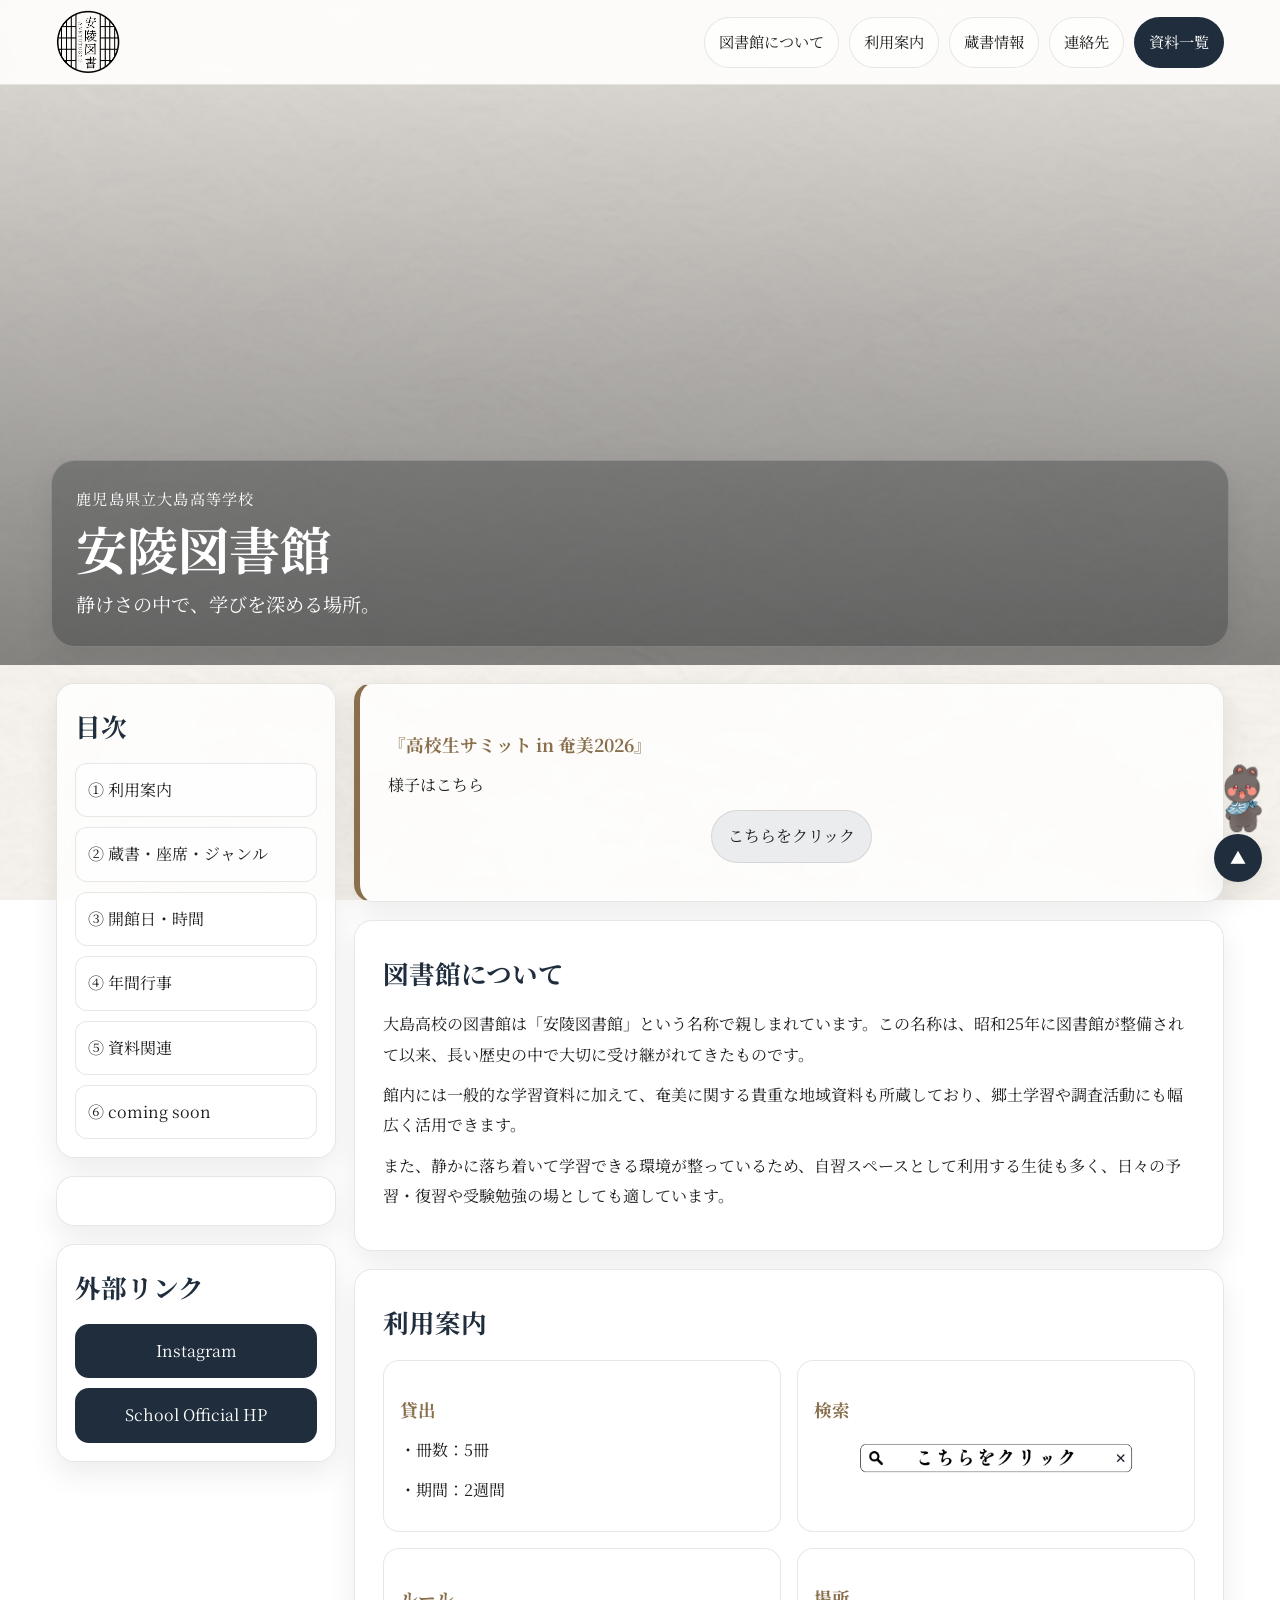
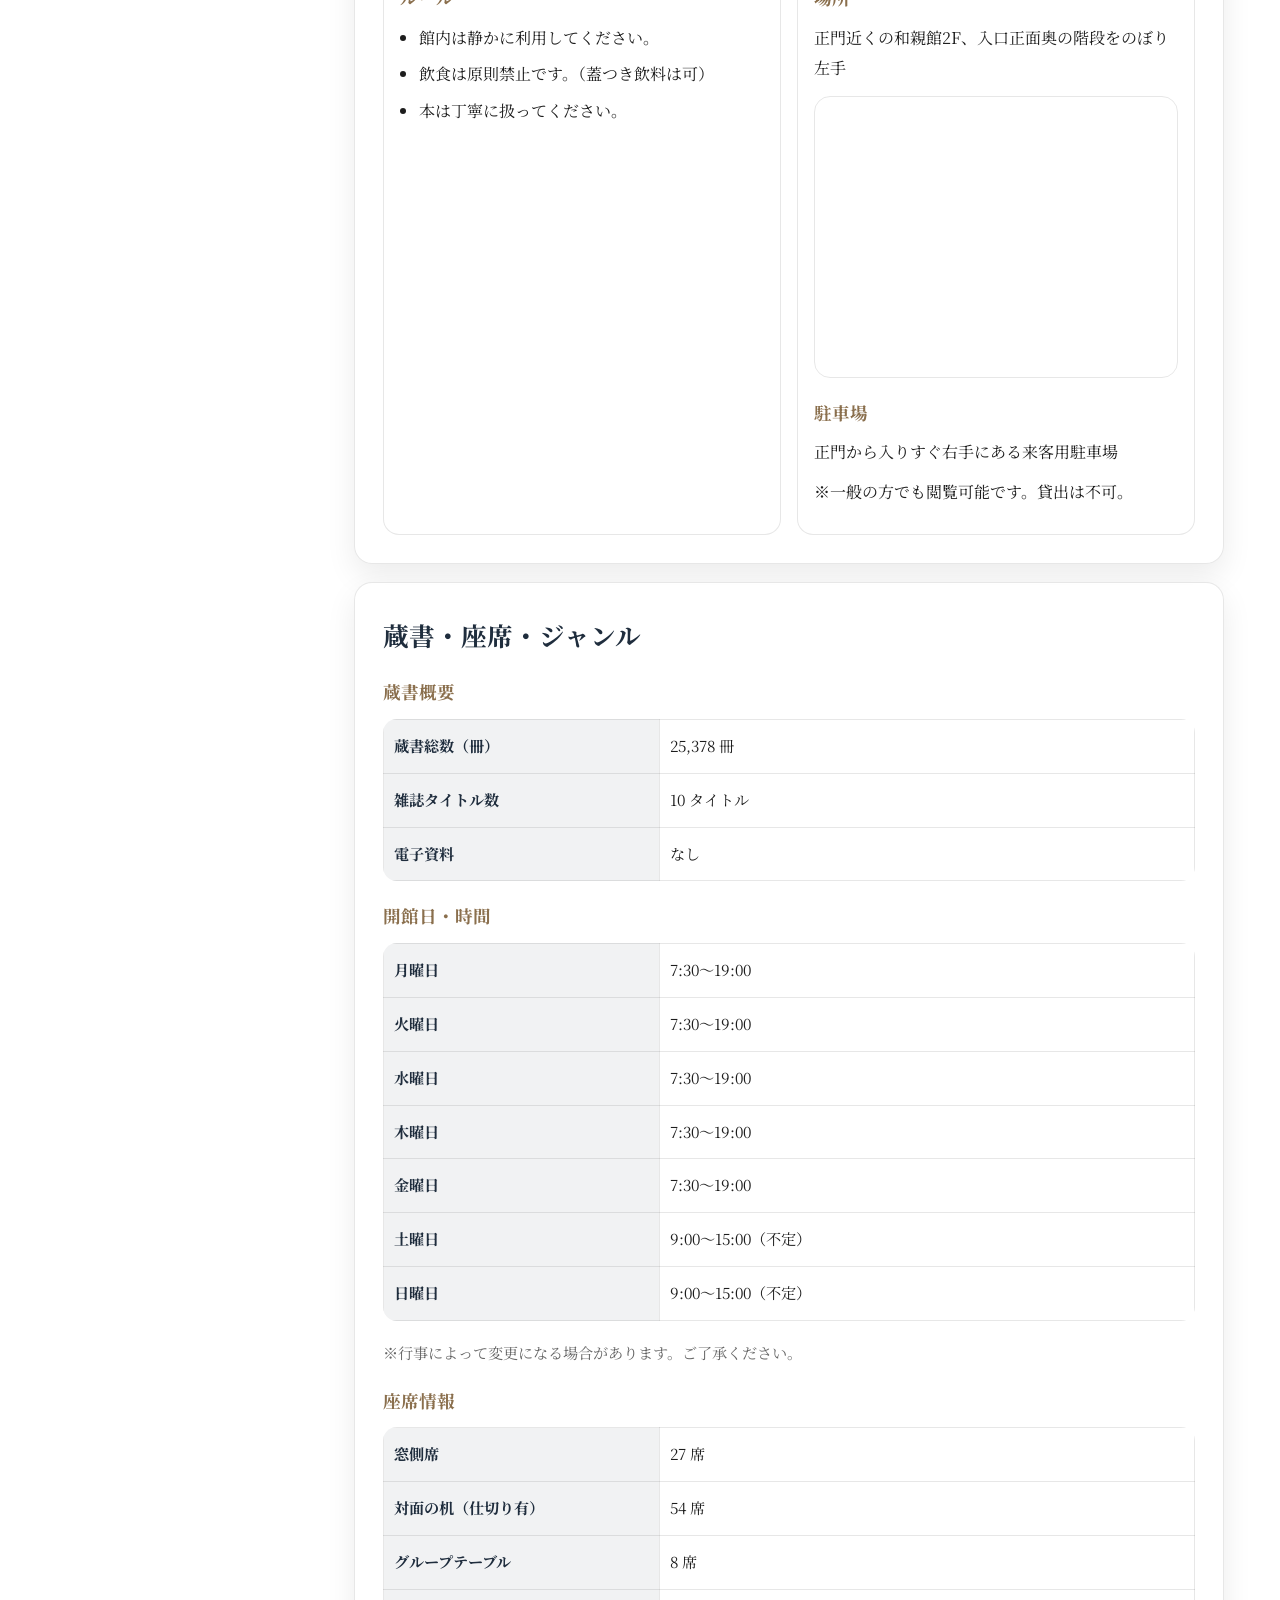
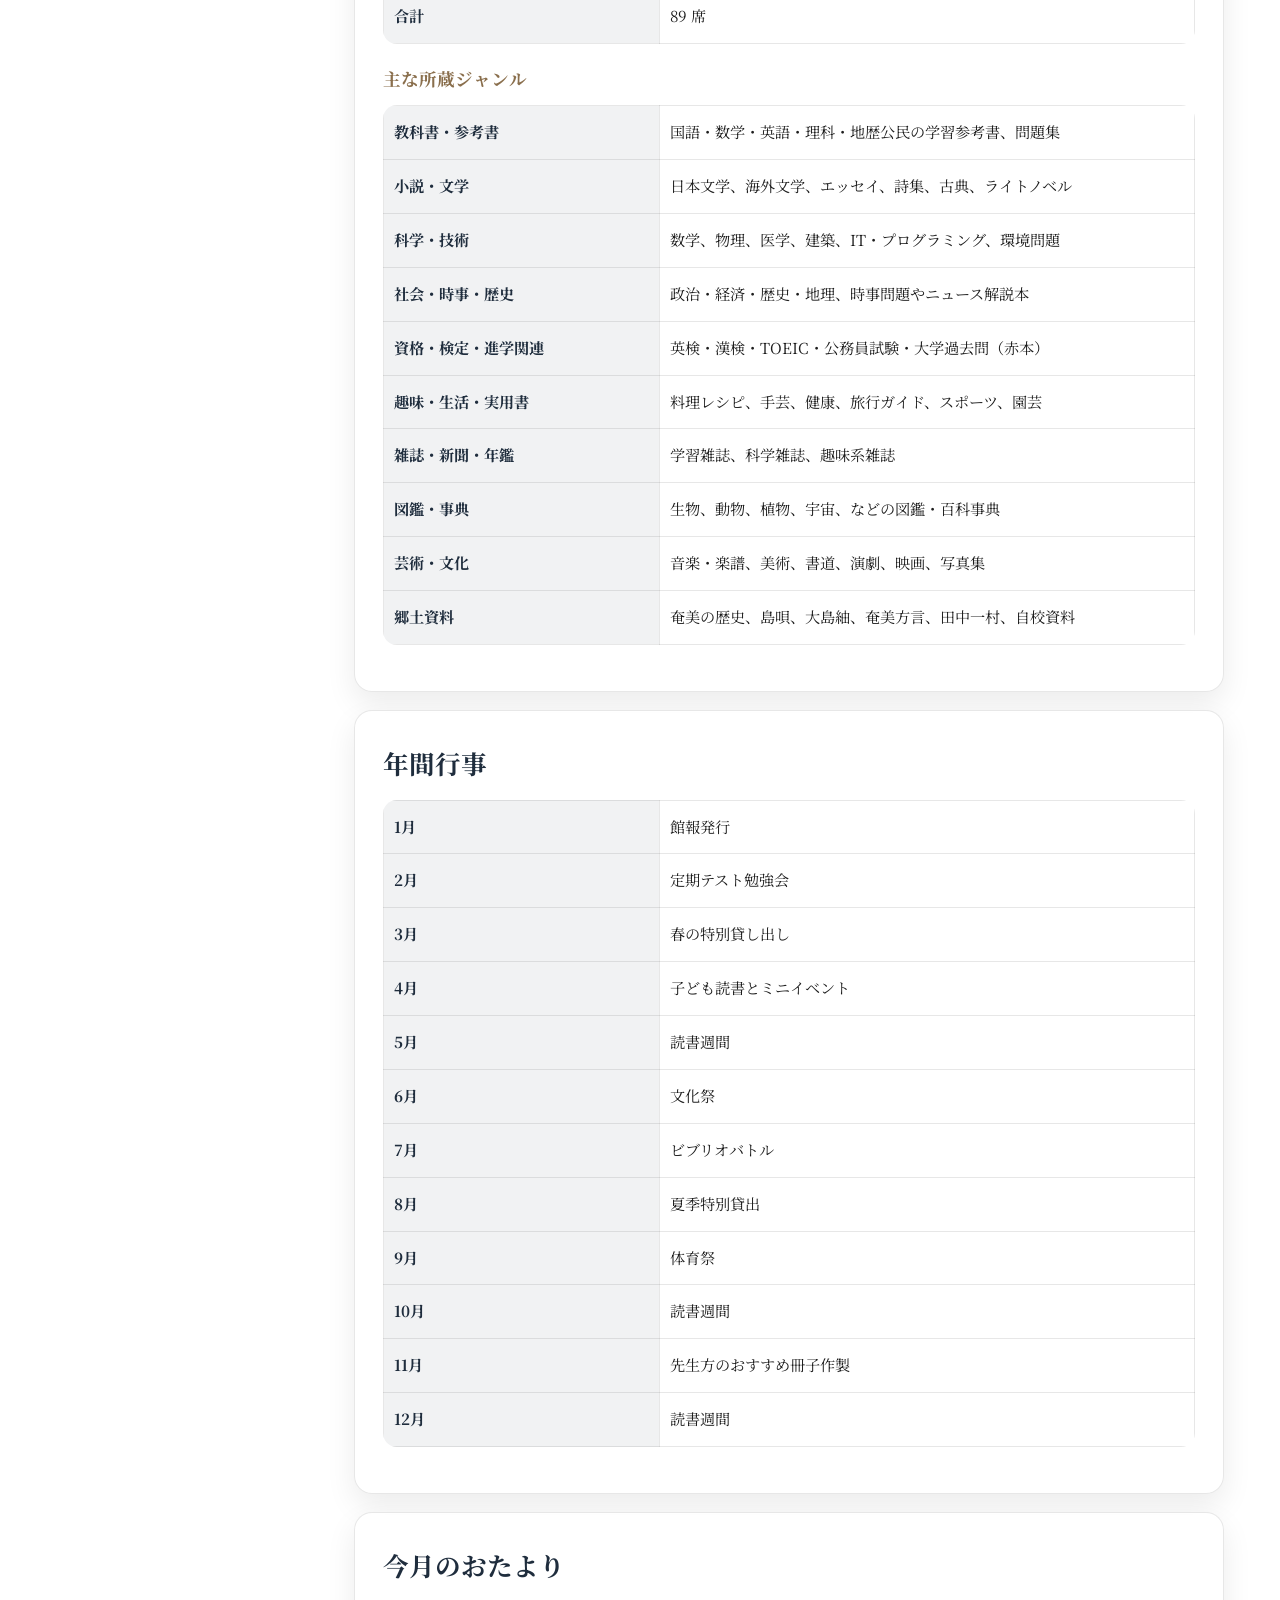
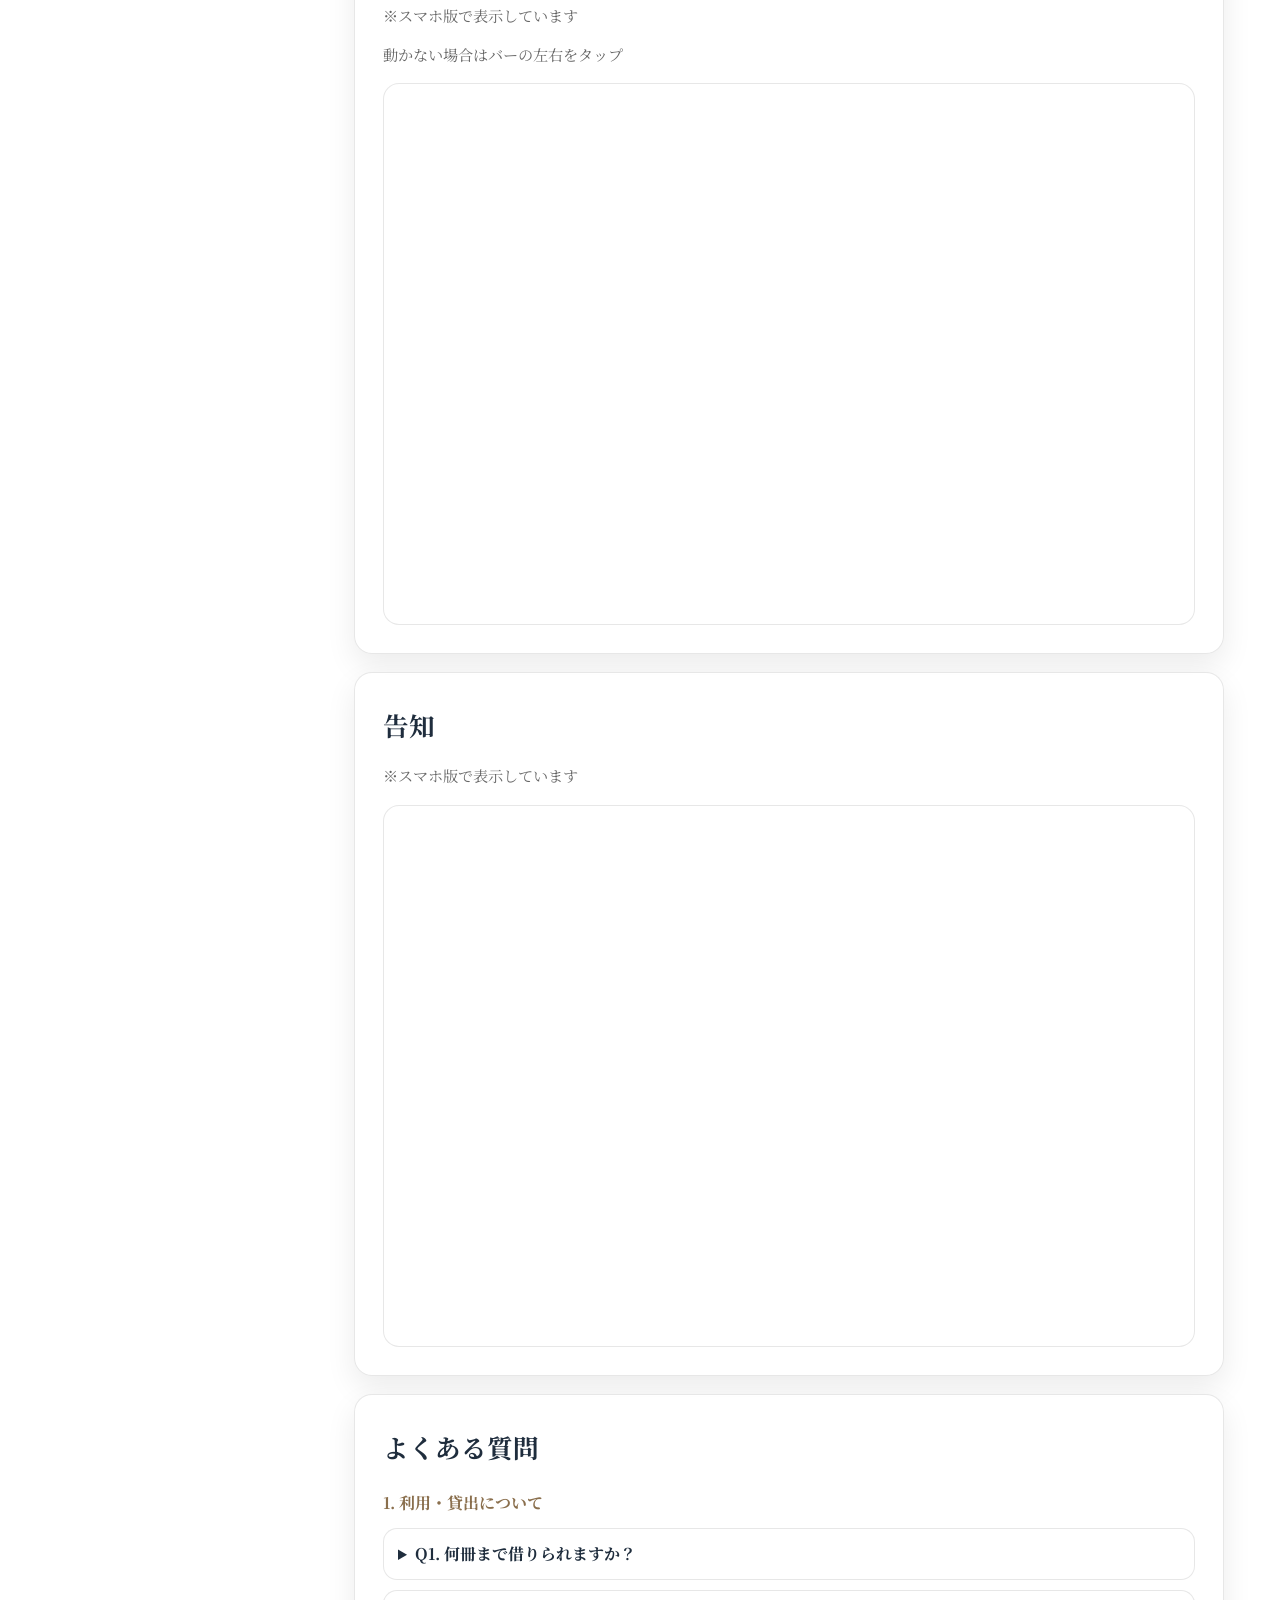
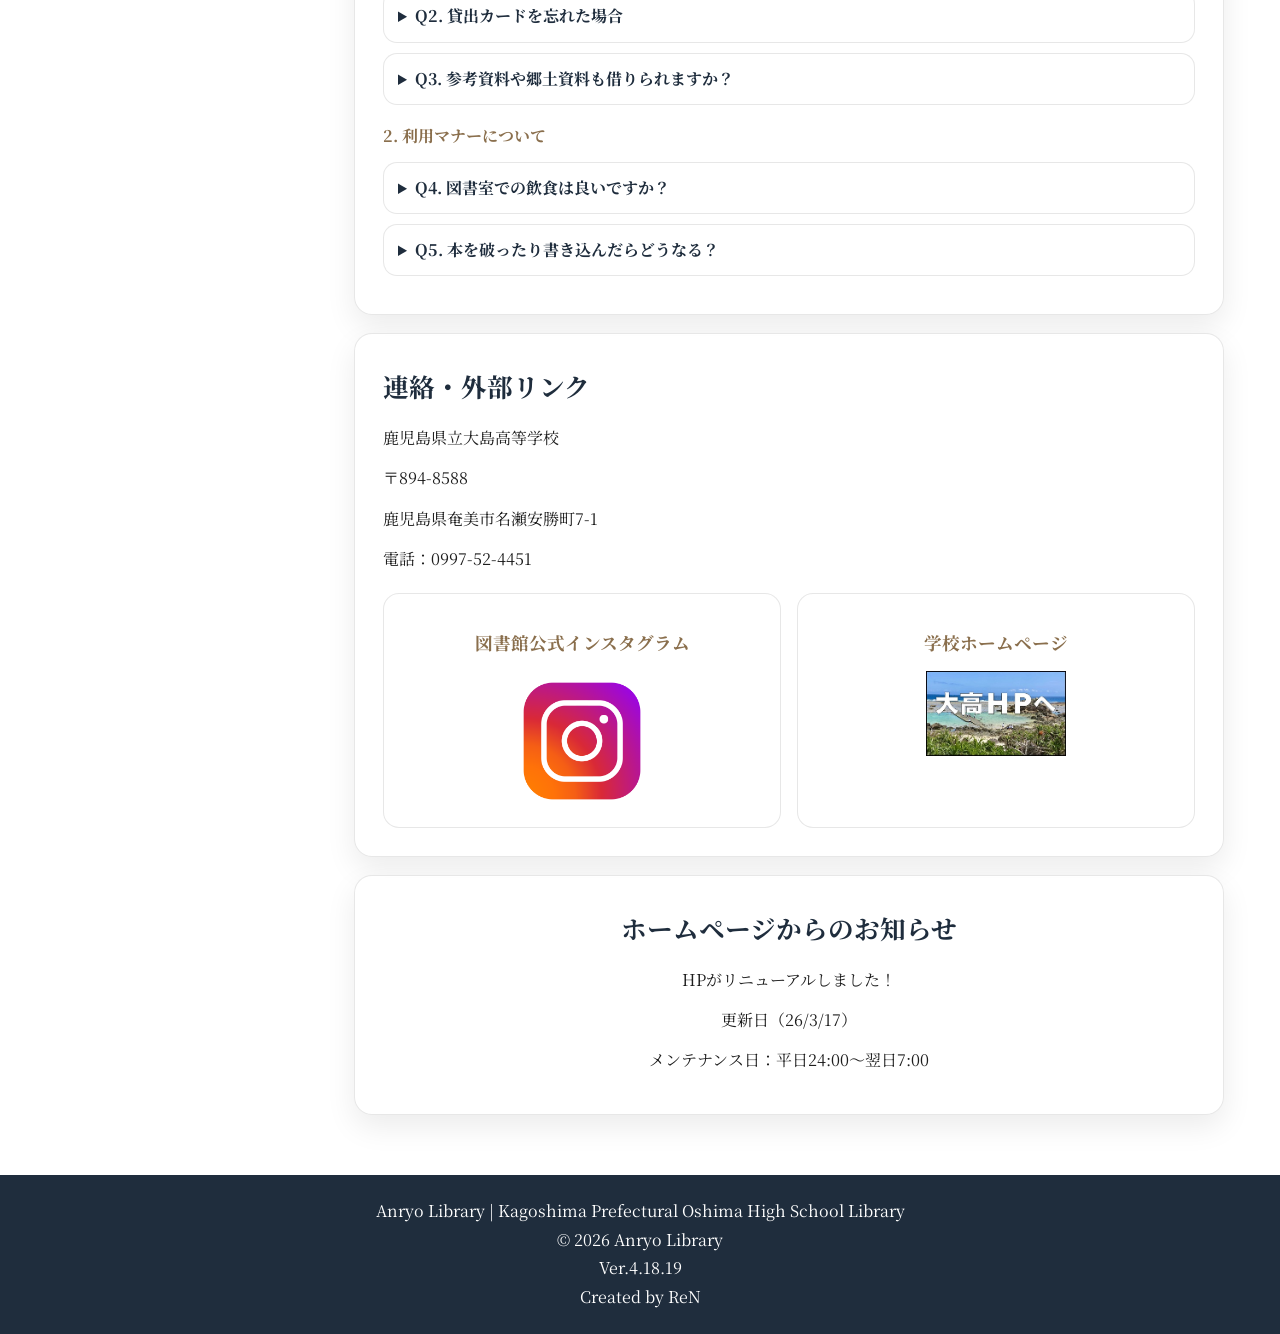
<file: index.html>
<!DOCTYPE html>
<html lang="ja">
<head>
  <meta charset="UTF-8">
  <meta name="viewport" content="width=device-width, initial-scale=1.0">
  <title>鹿児島県立大島高等学校 安陵図書館</title>

  <link href="https://fonts.googleapis.com/css2?family=Noto+Serif+JP:wght@400;500;700&display=swap" rel="stylesheet">
  <link rel="stylesheet" href="style.css">
</head>
<body>

  <!-- ヘッダー -->
<header class="site-header">
  <div class="header-inner">
    
    <h1 class="logo">
      <a href="https://www.edu.pref.kagoshima.jp/sh/oshima/">
        <img src="img/logo.png" alt="鹿児島県立大島高等学校">
      </a>
    </h1>

    <!-- ハンバーガー用 -->
    <input type="checkbox" id="menu-btn">

    <label for="menu-btn" class="menu-icon">
      <span></span>
      <span></span>
      <span></span>
    </label>

    <nav class="header-nav">
      <a href="#about">図書館について</a>
      <a href="#guide">利用案内</a>
      <a href="#stats">蔵書情報</a>
      <a href="#contact">連絡先</a>
      <a href="shiryou.html" class="nav-button">資料一覧</a>
    </nav>

  </div>
</header>

  <a id="top"></a>

  <!-- ヒーロー -->
  <section class="hero">
    <div class="slides" aria-hidden="true">
      <img src="スライドショー/スラ1.jpg" class="slide" alt="">
      <img src="スライドショー/スラ2.jpg" class="slide" alt="">
      <img src="スライドショー/スラ3.jpg" class="slide" alt="">
      <img src="スライドショー/スラ4.jpg" class="slide" alt="">
      <img src="スライドショー/スラ5.jpg" class="slide" alt="">
      <img src="スライドショー/スラ6.jpg" class="slide" alt="">
      <img src="スライドショー/スラ7.jpg" class="slide" alt="">
    </div>

    <div class="hero-overlay"></div>

    <div class="hero-inner">
      <div class="hero-copy">
        <p class="hero-subtitle">鹿児島県立大島高等学校</p>
        <h2>安陵図書館</h2>
        <p class="hero-text">静けさの中で、学びを深める場所。</p>
      </div>

    </div>
  </section>

  <div class="page">
    <!-- 左側：サイドバー -->
    <aside class="sidebar">
      <section class="mini-card">
        <h2>目次</h2>
        <nav class="toc-links">
          <a href="#guide">① 利用案内</a>
          <a href="#stats">② 蔵書・座席・ジャンル</a>
          <a href="#hours">③ 開館日・時間</a>
          <a href="#events">④ 年間行事</a>
          <a href="shiryou.html">⑤ 資料関連</a>
          <a href="soon.html">⑥ coming soon</a>
        </nav>
      </section>

      <section class="mini-card notice-mini">
        <h2></h2>
        <p></p>
        <p></p>
        <p></p>
      </section>

      <section class="mini-card">
        <h2>外部リンク</h2>
        <a class="side-button" href="https://www.instagram.com/daikou_anryo_library/" target="_blank" rel="noopener noreferrer">Instagram</a>
        <a class="side-button" href="https://www.edu.pref.kagoshima.jp/sh/oshima/" target="_blank" rel="noopener noreferrer">School Official HP</a>
      </section>
    </aside>

    <!-- 右側：メイン -->
    <main class="content">


      <!-- コラム -->
      <section class="card accent-card">
        <h3>『高校生サミット in 奄美2026』</h3>
        <p>様子はこちら</p>
        <p class="link-center">
          <a href="https://www.youtube.com/watch?v=9Es61P4Qy_0&t=3s" target="_blank" rel="noopener noreferrer">こちらをクリック</a>
        </p>
      </section>

      <!-- 図書館について -->
      <section id="about" class="card">
        <h2>図書館について</h2>
        <p>
          大島高校の図書館は「安陵図書館」という名称で親しまれています。この名称は、昭和25年に図書館が整備されて以来、長い歴史の中で大切に受け継がれてきたものです。
        </p>
        <p>
          館内には一般的な学習資料に加えて、奄美に関する貴重な地域資料も所蔵しており、郷土学習や調査活動にも幅広く活用できます。
        </p>
        <p>
          また、静かに落ち着いて学習できる環境が整っているため、自習スペースとして利用する生徒も多く、日々の予習・復習や受験勉強の場としても適しています。
        </p>
      </section>

      <!-- 利用案内 -->
      <section id="guide" class="card">
        <h2>利用案内</h2>

        <div class="feature-grid">
          <div class="info-box">
            <h3>貸出</h3>
            <p>・冊数：5冊</p>
            <p>・期間：2週間</p>
          </div>

          <div class="info-box">
            <h3>検索</h3>
            <a href="https://private.calil.jp/gk-2003914-g24wh/" target="_blank" rel="noopener noreferrer">
              <img src="img/検索バー.png" alt="蔵書検索">
            </a>
          </div>

          <div class="info-box">
            <h3>ルール</h3>
            <ul class="list">
              <li>館内は静かに利用してください。</li>
              <li>飲食は原則禁止です。（蓋つき飲料は可）</li>
              <li>本は丁寧に扱ってください。</li>
            </ul>
          </div>

          <div class="info-box">
            <h3>場所</h3>
            <p>正門近くの和親館2F、入口正面奥の階段をのぼり左手</p>

            <div class="map-wrap">
              <iframe
                src="https://www.google.com/maps/embed?pb=!1m18!1m12!1m3!1d1755.2326802909815!2d129.50000006617014!3d28.37500920495072!2m3!1f0!2f0!3f0!3m2!1i1024!2i768!4f13.1!3m3!1m2!1s0x351fba624b6e96cb%3A0x168348840e13607b!2z6bm_5YWQ5bO255yM56uL5aSn5bO26auY562J5a2m5qCh!5e0!3m2!1sja!2sjp!4v1773461727022!5m2!1sja!2sjp"
                loading="lazy"
                allowfullscreen=""
                referrerpolicy="no-referrer-when-downgrade">
              </iframe>
            </div>

            <h3>駐車場</h3>
            <p>正門から入りすぐ右手にある来客用駐車場</p>
            <p>※一般の方でも閲覧可能です。貸出は不可。</p>
          </div>
        </div>
      </section>

      <!-- 蔵書・座席・ジャンル -->
      <section id="stats" class="card">
        <h2>蔵書・座席・ジャンル</h2>

        <h3>蔵書概要</h3>
        <table class="data-table">
          <tbody>
            <tr>
              <th>蔵書総数（冊）</th>
              <td>25,378 冊</td>
            </tr>
            <tr>
              <th>雑誌タイトル数</th>
              <td>10 タイトル</td>
            </tr>
            <tr>
              <th>電子資料</th>
              <td>なし</td>
            </tr>
          </tbody>
        </table>

        <h3 id="hours">開館日・時間</h3>
        <table class="data-table">
          <tbody>
            <tr><th>月曜日</th><td>7:30〜19:00</td></tr>
            <tr><th>火曜日</th><td>7:30〜19:00</td></tr>
            <tr><th>水曜日</th><td>7:30〜19:00</td></tr>
            <tr><th>木曜日</th><td>7:30〜19:00</td></tr>
            <tr><th>金曜日</th><td>7:30〜19:00</td></tr>
            <tr><th>土曜日</th><td>9:00〜15:00（不定）</td></tr>
            <tr><th>日曜日</th><td>9:00〜15:00（不定）</td></tr>
          </tbody>
        </table>

        <p class="small-text">※行事によって変更になる場合があります。ご了承ください。</p>

        <h3>座席情報</h3>
        <table class="data-table">
          <tbody>
            <tr>
              <th>窓側席</th>
              <td>27 席</td>
            </tr>
            <tr>
              <th>対面の机（仕切り有）</th>
              <td>54 席</td>
            </tr>
            <tr>
              <th>グループテーブル</th>
              <td>8 席</td>
            </tr>
            <tr>
              <th>合計</th>
              <td>89 席</td>
            </tr>
          </tbody>
        </table>

        <h3>主な所蔵ジャンル</h3>
        <table class="data-table">
          <tbody>
            <tr><th>教科書・参考書</th><td>国語・数学・英語・理科・地歴公民の学習参考書、問題集</td></tr>
            <tr><th>小説・文学</th><td>日本文学、海外文学、エッセイ、詩集、古典、ライトノベル</td></tr>
            <tr><th>科学・技術</th><td>数学、物理、医学、建築、IT・プログラミング、環境問題</td></tr>
            <tr><th>社会・時事・歴史</th><td>政治・経済・歴史・地理、時事問題やニュース解説本</td></tr>
            <tr><th>資格・検定・進学関連</th><td>英検・漢検・TOEIC・公務員試験・大学過去問（赤本）</td></tr>
            <tr><th>趣味・生活・実用書</th><td>料理レシピ、手芸、健康、旅行ガイド、スポーツ、園芸</td></tr>
            <tr><th>雑誌・新聞・年鑑</th><td>学習雑誌、科学雑誌、趣味系雑誌</td></tr>
            <tr><th>図鑑・事典</th><td>生物、動物、植物、宇宙、などの図鑑・百科事典</td></tr>
            <tr><th>芸術・文化</th><td>音楽・楽譜、美術、書道、演劇、映画、写真集</td></tr>
            <tr><th>郷土資料</th><td>奄美の歴史、島唄、大島紬、奄美方言、田中一村、自校資料</td></tr>
          </tbody>
        </table>
      </section>

      <!-- 年間行事 -->
      <section id="events" class="card">
        <h2>年間行事</h2>
        <table class="data-table">
          <tbody>
            <tr><th>1月</th><td>館報発行</td></tr>
            <tr><th>2月</th><td>定期テスト勉強会</td></tr>
            <tr><th>3月</th><td>春の特別貸し出し</td></tr>
            <tr><th>4月</th><td>子ども読書とミニイベント</td></tr>
            <tr><th>5月</th><td>読書週間</td></tr>
            <tr><th>6月</th><td>文化祭</td></tr>
            <tr><th>7月</th><td>ビブリオバトル</td></tr>
            <tr><th>8月</th><td>夏季特別貸出</td></tr>
            <tr><th>9月</th><td>体育祭</td></tr>
            <tr><th>10月</th><td>読書週間</td></tr>
            <tr><th>11月</th><td>先生方のおすすめ冊子作製</td></tr>
            <tr><th>12月</th><td>読書週間</td></tr>
          </tbody>
        </table>
      </section>

      <!-- おたより -->
      <section class="card">
        <h2>今月のおたより</h2>
        <p class="small-text">※スマホ版で表示しています</p>
        <p class="small-text">動かない場合はバーの左右をタップ</p>
        <div class="sheet-wrap">
          <iframe
            src="https://docs.google.com/spreadsheets/d/e/2PACX-1vSXLWxPJqkDO7irRCk36bS_F-jA9c8I1LHhwUVcX7KZcYFbP5SuY6KMKb9MyS--avTkp7NwmF2tRL9w/pubhtml"
            loading="lazy">
          </iframe>
        </div>
      </section>

      <section class="card">
        <h2>告知</h2>
        <p class="small-text">※スマホ版で表示しています</p>
        <div class="sheet-wrap">
          <iframe
            src="https://docs.google.com/spreadsheets/d/e/2PACX-1vRaTfkfbYqoMDmGVdREw5QUtYYAHZqoX_GP22mRh1swxzlI0ptmYDk2lr_VDZVZET5yuw2ezvJJsMid/pubhtml"
            loading="lazy">
          </iframe>
        </div>
      </section>

      <!-- よくある質問 -->
      <section class="card">
        <h2>よくある質問</h2>

        <p class="section-label">1. 利用・貸出について</p>

        <details>
          <summary>Q1. 何冊まで借りられますか？</summary>
          <p>A1. 最大5冊まで。貸出期間は2週間です。延長は1回まで（予約がない場合）。</p>
        </details>

        <details>
          <summary>Q2. 貸出カードを忘れた場合</summary>
          <p>A2. 図書担当に相談してください。書き出しカードに記入できれば貸出できます。</p>
        </details>

        <details>
          <summary>Q3. 参考資料や郷土資料も借りられますか？</summary>
          <p>A3. 資料によって異なるため図書担当に相談してください。一般の方は貸出不可です。</p>
        </details>

        <p class="section-label">2. 利用マナーについて</p>

        <details>
          <summary>Q4. 図書室での飲食は良いですか？</summary>
          <p>A4. 飲食は原則禁止です。（蓋つき飲料は可）</p>
        </details>

        <details>
          <summary>Q5. 本を破ったり書き込んだらどうなる？</summary>
          <p>A5. その本と同等のものを弁償することになります。本は丁寧に扱いましょう。</p>
        </details>
      </section>

      <!-- 連絡先 -->
      <section id="contact" class="card">
        <h2>連絡・外部リンク</h2>

        <p>鹿児島県立大島高等学校</p>
        <p>〒894-8588</p>
        <p>鹿児島県奄美市名瀬安勝町7-1</p>
        <p>電話：0997-52-4451</p>

        <div class="link-cards">
          <div class="link-card">
            <h3>図書館公式インスタグラム</h3>
            <a href="https://www.instagram.com/daikou_anryo_library/" target="_blank" rel="noopener noreferrer">
              <img src="img/3.png" alt="Instagramアイコン">
            </a>
          </div>

          <div class="link-card">
            <h3>学校ホームページ</h3>
            <a href="https://www.edu.pref.kagoshima.jp/sh/oshima/" target="_blank" rel="noopener noreferrer">
              <img src="img/2.jpg" alt="学校画像">
            </a>
          </div>
        </div>
      </section>

      <!-- ホームページからのお知らせ -->
      <section class="card notice-card">
        <h2>ホームページからのお知らせ</h2>
        <p>HPがリニューアルしました！</p>
        <p>更新日（26/3/17）</p>
        <p>メンテナンス日：平日24:00〜翌日7:00</p>
      </section>

    </main>
  </div>

  <!-- フッター -->
  <footer class="site-footer">
    <p>Anryo Library | Kagoshima Prefectural Oshima High School Library</p>
    <p>© 2026 Anryo Library</p>
    <p>Ver.4.18.19</p>
    <p>Created by ReN</p>
  </footer>

  <a href="#top" class="back-to-top" aria-label="トップに戻る">▲</a>

  <div class="OK">
    <img src="img/OK.png" alt="">
  </div>

</body>
</html>
</file>
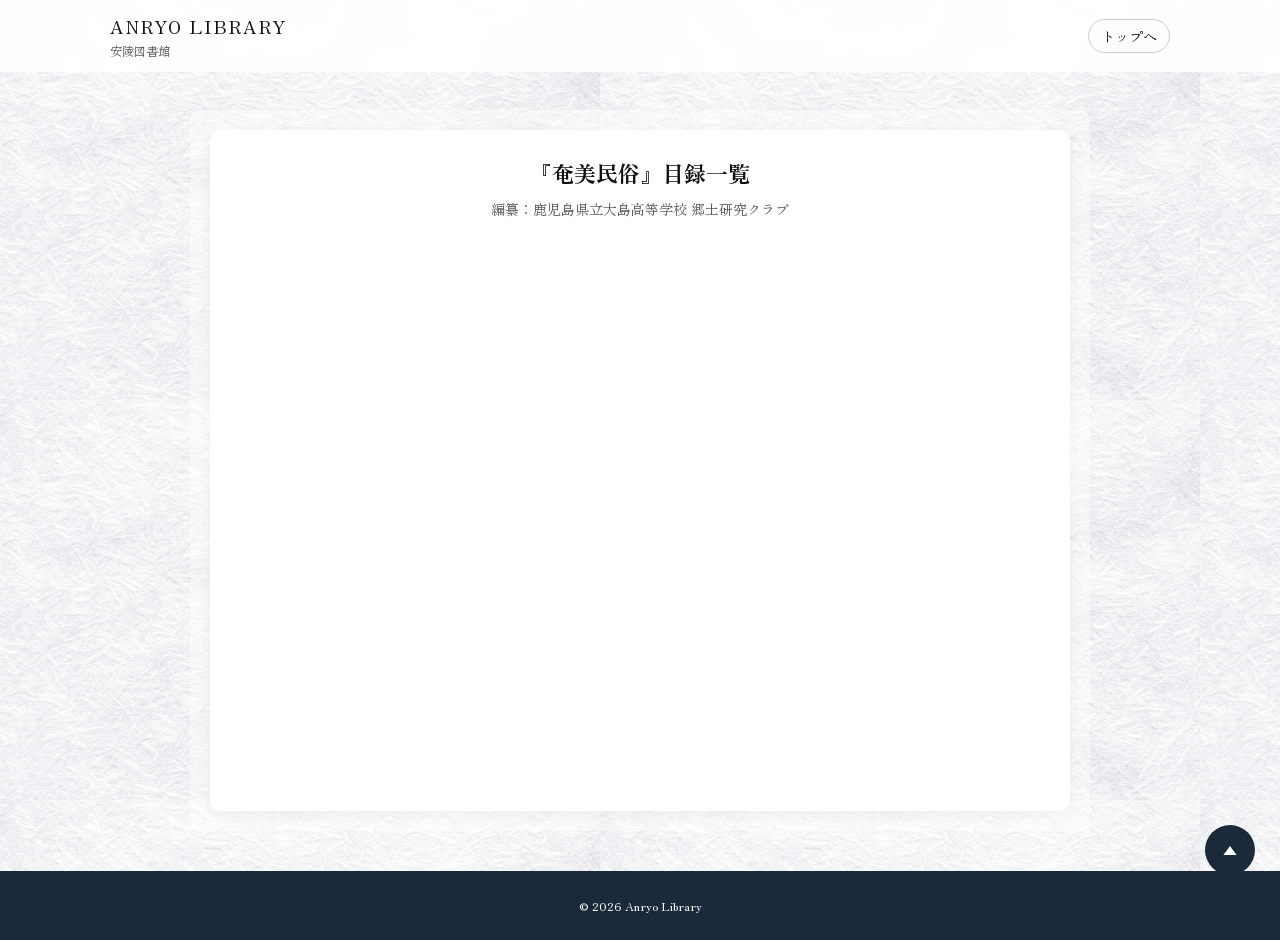
<file: mokuroku.html>
<!DOCTYPE html>
<html lang="ja">
<head>
<meta charset="utf-8">
<title>奄美民俗目録｜安陵図書館</title>
<meta name="viewport" content="width=device-width, initial-scale=1">

<link href="https://fonts.googleapis.com/css2?family=Zen+Old+Mincho&display=swap" rel="stylesheet">

<link rel="stylesheet" href="mokuroku.css">
</head>

<body>

<a id="top"></a>

<header class="site-header">
  <div class="header-inner">

    <div class="brand">
      <p class="brand-main">ANRYO LIBRARY</p>
      <p class="brand-sub">安陵図書館</p>
    </div>

    <nav class="header-nav">
      <a href="index.html">トップへ</a>
    </nav>

  </div>
</header>

<main>

<section class="panel">

<h1>『奄美民俗』目録一覧</h1>
<p>編纂：鹿児島県立大島高等学校 郷土研究クラブ</p>

<div class="sheet-wrap">
  <iframe 
    src="https://docs.google.com/spreadsheets/d/e/2PACX-1vQRvx2J-KvlBBg5XAAH1xho2rT4_tysRXV-bBWLqtzX-WIp_TYqda3VWb3J2ZA7RSc1-YYmPTPqxf-u/pubhtml?widget=true&headers=false"
    loading="lazy">
  </iframe>
</div>

</section>

</main>

<footer class="site-footer">
<p>© 2026 Anryo Library</p>
</footer>

<a href="#top" class="back-to-top">▲</a>

</body>
</html>
</file>
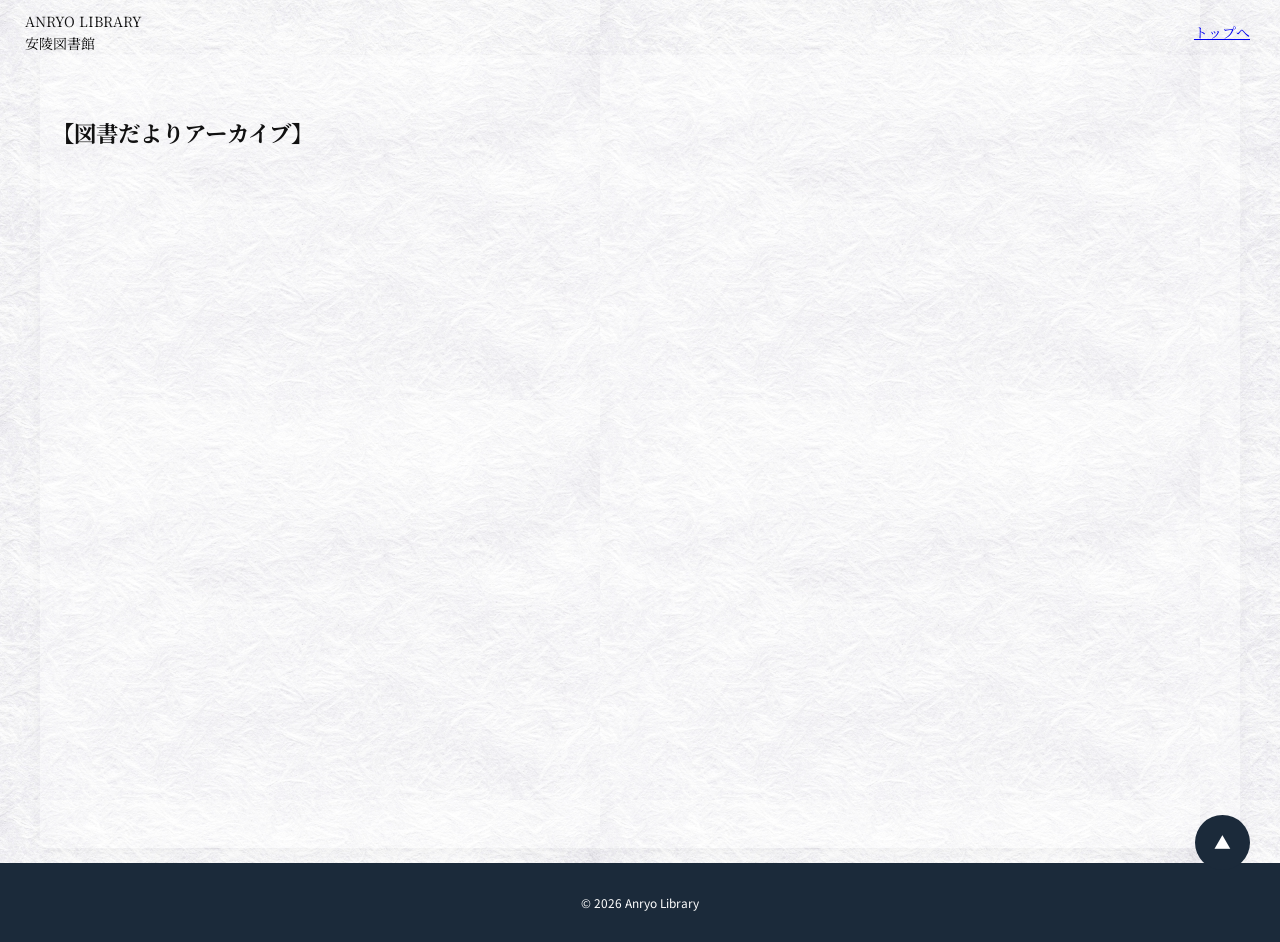
<file: oshirase.html>
<!DOCTYPE html>
<html lang="ja">
<head>
  <meta charset="utf-8">
  <title>奄美民俗目録｜安陵図書館</title>
  <meta name="viewport" content="width=device-width, initial-scale=1">

  <link href="https://fonts.googleapis.com/css2?family=Noto+Serif+JP:wght@600&family=Noto+Sans+JP:wght@400;700&display=swap" rel="stylesheet">
  <link rel="stylesheet" href="oshirase.css">
</head>

<body>

<a id="top"></a>

<header>
  <div class="brand">
    <div class="brand-main">ANRYO LIBRARY</div>
    <div class="brand-sub">安陵図書館</div>
  </div>

  <nav>
    <a href="index.html">トップへ</a>
  </nav>

</header>

<main>


  <h1>【図書だよりアーカイブ】</h1>

  <iframe src="https://docs.google.com/spreadsheets/d/e/2PACX-1vRZ3vLb_Gxy4giBzJUhZUfQyGMxDI4UAphLeOccNfq8r3hkPXCQ0MtR3FBp4yMu2rpLgFfYVsvzS9u9/pubhtml?widget=true&amp;headers=false">
  </iframe>
  

</main>

<footer class="site-footer">
  <p>© 2026 Anryo Library</p>
</footer>

<a href="#top" class="back-to-top">▲</a>

</body>
</html>
</file>
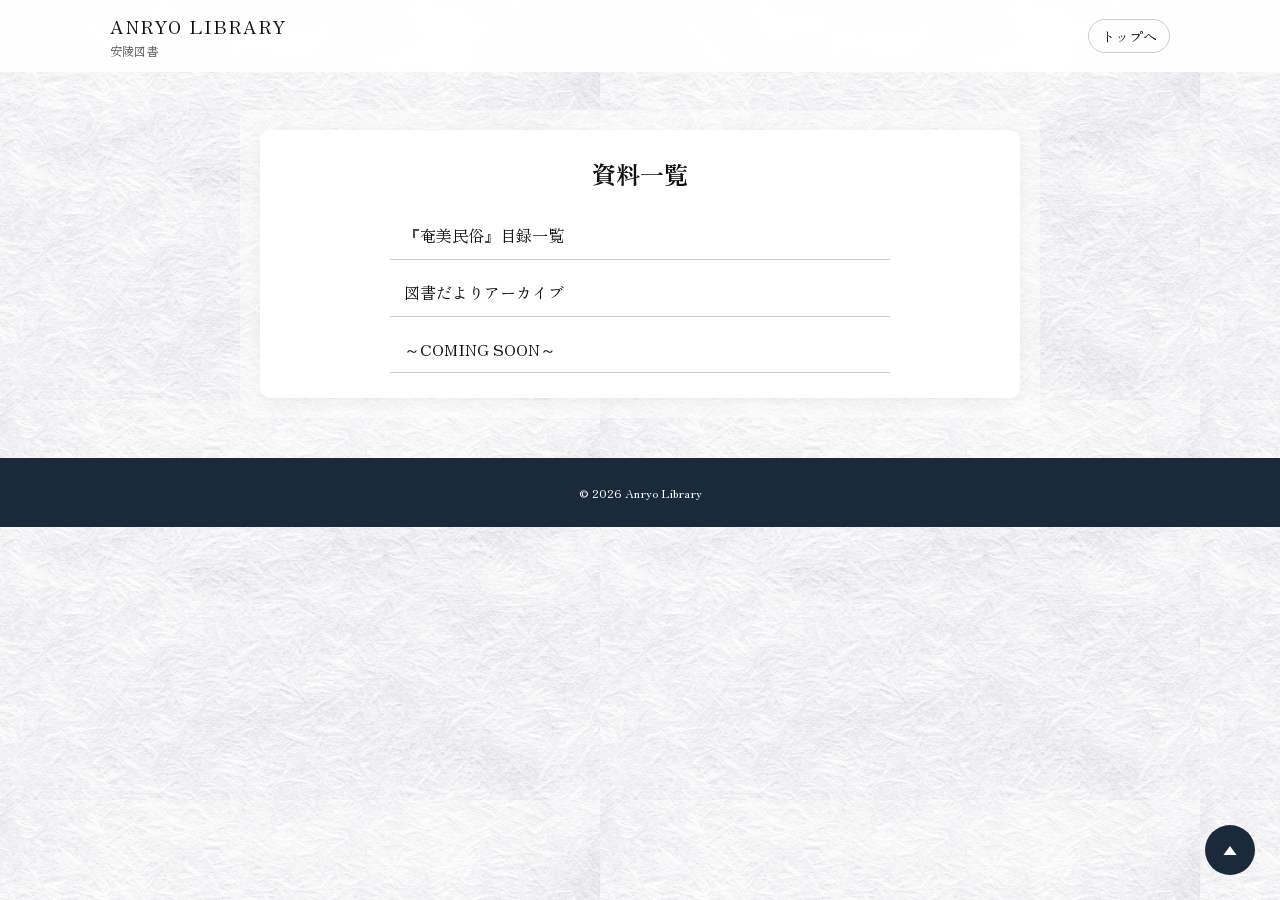
<file: shiryou.html>
<!DOCTYPE html>
<html lang="ja">
<head>
<meta charset="utf-8">
<title>奄美民俗目録｜安陵図書館</title>
<meta name="viewport" content="width=device-width, initial-scale=1">

<link rel="preconnect" href="https://fonts.googleapis.com">
<link rel="preconnect" href="https://fonts.gstatic.com" crossorigin>

<link href="https://fonts.googleapis.com/css2?family=Zen+Old+Mincho&display=swap" rel="stylesheet">

<link rel="stylesheet" href="shiryou.css">
</head>

<body>

<a id="top"></a>

<header class="site-header">
  <div class="header-inner">
    
    <div class="brand">
      <p class="brand-main">ANRYO LIBRARY</p>
      <p class="brand-sub">安陵図書</p>
    </div>

    <nav class="header-nav">
      <a href="index.html">トップへ</a>
    </nav>

  </div>
</header>

<main>

<section class="panel">

<h2>資料一覧</h2>

<div class="itiran">

  <a href="mokuroku.html" class="card">『奄美民俗』目録一覧</a>
  <a href="oshirase.html" class="card">図書だよりアーカイブ</a>
  <a href="soon.html" class="card">～COMING SOON～</a>

</div>

</section>

</main>

<footer class="site-footer">
<p>© 2026 Anryo Library</p>
</footer>

<a href="#top" class="back-to-top">▲</a>

</body>
</html>
</file>
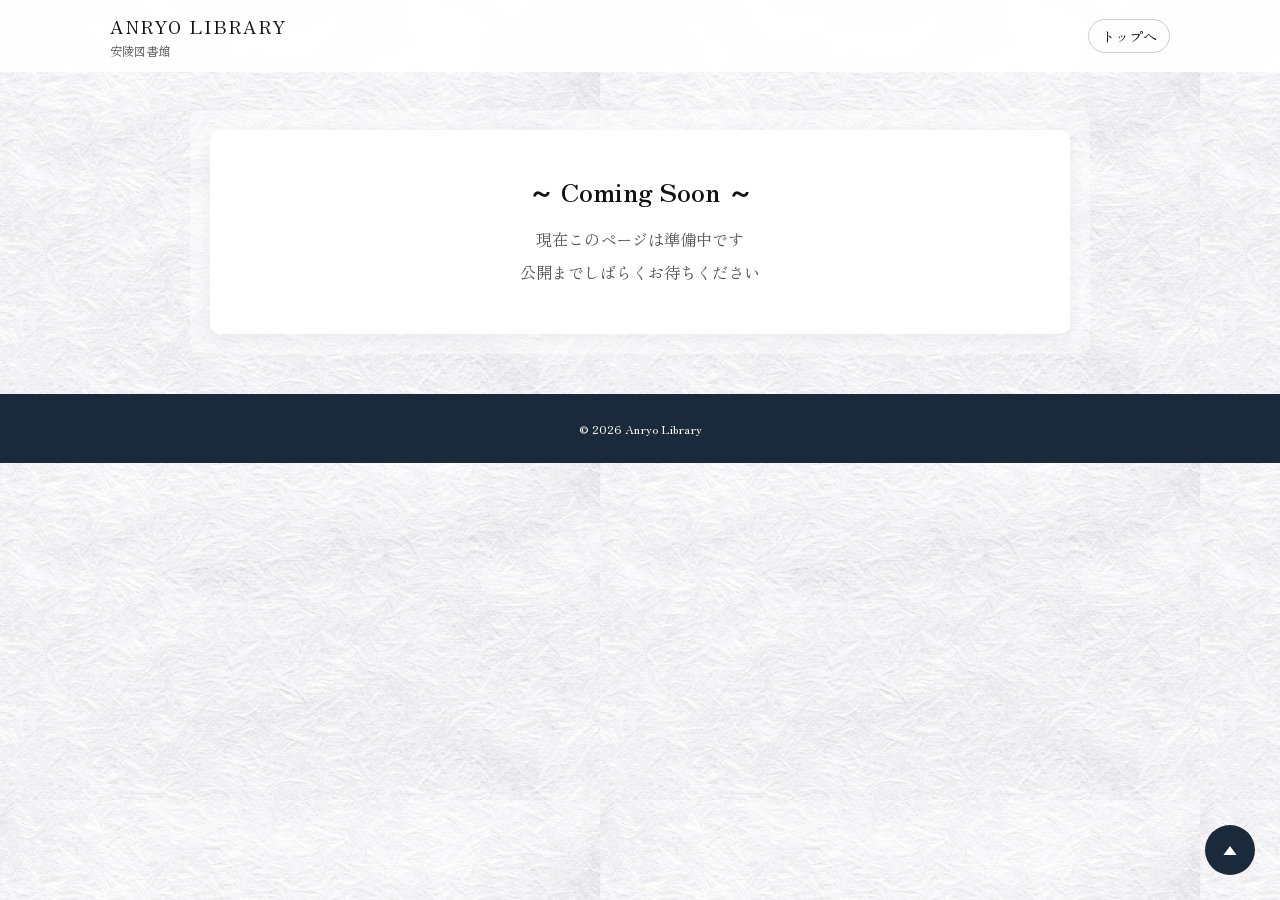
<file: soon.html>
<!DOCTYPE html>
<html lang="ja">
<head>
<meta charset="utf-8">
<title>奄美民俗目録｜安陵図書館</title>
<meta name="viewport" content="width=device-width, initial-scale=1">

<link href="https://fonts.googleapis.com/css2?family=Zen+Old+Mincho&display=swap" rel="stylesheet">

<link rel="stylesheet" href="soon.css">
</head>

<body>

<!-- ===== ローディング ===== -->
<div id="loader">
  <div class="spinner"></div>
  <p>読み込み中...</p>
</div>

<a id="top"></a>

<header class="site-header">
  <div class="header-inner">

    <div class="brand">
      <p class="brand-main">ANRYO LIBRARY</p>
      <p class="brand-sub">安陵図書館</p>
    </div>

    <nav class="header-nav">
      <a href="index.html">トップへ</a>
    </nav>

  </div>
</header>

<main>

<section class="panel">

<h1>～ Coming Soon ～</h1>

<p class="sub">現在このページは準備中です</p>
<p class="sub">公開までしばらくお待ちください</p>

</section>

</main>

<footer class="site-footer">
<p>© 2026 Anryo Library</p>
</footer>

<a href="#top" class="back-to-top">▲</a>

<!-- ===== JS ===== -->
<script>
window.addEventListener("load", function(){
  setTimeout(function(){
    document.getElementById("loader").classList.add("hide");
  }, 800);
});
</script>

</body>
</html>
</file>
<file: style.css>
/* ===== 基本設定 ===== */
*{
  box-sizing:border-box;
  margin:0;
  padding:0;
}

html{
  scroll-behavior:smooth;
}

:root{
  --bg:#f4efe7;
  --card:rgba(255,255,255,.82);
  --line:rgba(60,60,60,.12);
  --text:#1d1d1d;
  --main:#1f2d3d;
  --accent:#8a6f4d;
  --accent2:#b89b78;
  --shadow:0 12px 30px rgba(0,0,0,.08);
  --radius:18px;
  --max:1200px;
}

body{
  font-family:"Noto Serif JP", serif;
  color:var(--text);
  line-height:1.9;
  background:
    linear-gradient(rgba(244,239,231,.74), rgba(244,239,231,.74)),
    url(back/2.jpg);
  background-size:cover;
  background-attachment:fixed;
}

h1,h2,h3,p,a,li,summary,th,td{
  font-family:"Noto Serif JP", serif;
}

a{
  color:inherit;
  text-decoration:none;
}

img{
  max-width:100%;
  display:block;
}

/* ===== ヘッダー ===== */
.site-header{
  position:sticky;
  top:0;
  z-index:1000;
  background:rgba(255,255,255,.72);
  backdrop-filter:blur(10px);
  border-bottom:1px solid var(--line);
}

.header-inner{
  max-width:var(--max);
  margin:0 auto;
  padding:10px 16px;
  display:flex;
  align-items:center;
  justify-content:space-between;
  gap:16px;
}

.logo img{
  width:64px;
  height:auto;
}

.header-nav{
  display:flex;
  align-items:center;
  gap:10px;
  flex-wrap:wrap;
  justify-content:flex-end;
}

.header-nav a{
  display:inline-block;
  padding:10px 14px;
  border-radius:999px;
  background:rgba(255,255,255,.6);
  border:1px solid var(--line);
  transition:.25s;
  font-size:.95rem;
}

.header-nav a:hover{
  transform:translateY(-2px);
  background:rgba(31,45,61,.08);
}

.nav-button{
  background:var(--main) !important;
  color:#fff !important;
  border-color:transparent !important;
}

/* ===== ヒーロー ===== */
.hero{
  position:relative;
  min-height:clamp(380px, 52vw, 580px);
  overflow:hidden;
  display:grid;
  place-items:end center;
}

.slides,
.hero-overlay{
  position:absolute;
  inset:0;
}

.slide{
  position:absolute;
  inset:0;
  width:100%;
  height:100%;
  object-fit:cover;
  opacity:0;
  animation:fade 35s infinite;
}

.slide:nth-child(1){animation-delay:0s;}
.slide:nth-child(2){animation-delay:5s;}
.slide:nth-child(3){animation-delay:10s;}
.slide:nth-child(4){animation-delay:15s;}
.slide:nth-child(5){animation-delay:20s;}
.slide:nth-child(6){animation-delay:25s;}
.slide:nth-child(7){animation-delay:30s;}

@keyframes fade{
  0%{opacity:0;}
  5%{opacity:1;}
  14%{opacity:1;}
  19%{opacity:0;}
  100%{opacity:0;}
}

.hero-overlay{
  background:linear-gradient(180deg, rgba(0,0,0,.12), rgba(0,0,0,.46));
}

.hero-inner{
  position:relative;
  z-index:2;
  width:min(92%, var(--max));
  margin-bottom:18px;
  padding:24px;
  color:#fff;
  border-radius:24px;
  background:rgba(14,18,24,.28);
  border:1px solid rgba(255,255,255,.18);
  box-shadow:var(--shadow);
  display:grid;
  grid-template-columns:1.6fr .9fr;
  gap:18px;
  align-items:end;
}

.hero-copy{
  text-align:left;
}

.hero-subtitle{
  font-size:.95rem;
  letter-spacing:.08em;
  margin-bottom:6px;
}

.hero-inner h2{
  font-size:clamp(2rem, 4vw, 3.6rem);
  line-height:1.1;
  color:#fff;
  margin-bottom:10px;
}

.hero-text{
  font-size:clamp(1rem, 1.8vw, 1.2rem);
}

.hero-links{
  display:flex;
  flex-direction:column;
  gap:10px;
}

.hero-links a{
  display:block;
  padding:12px 14px;
  border-radius:14px;
  background:rgba(255,255,255,.16);
  border:1px solid rgba(255,255,255,.16);
  color:#fff;
  text-align:center;
  transition:.25s;
}

.hero-links a:hover{
  transform:translateY(-2px);
  background:rgba(255,255,255,.24);
}

/* ===== ページ全体 ===== */
.page{
  max-width:var(--max);
  margin:0 auto;
  padding:18px 16px 60px;
  display:grid;
  grid-template-columns:280px 1fr;
  gap:18px;
  align-items:start;
}

.sidebar{
  position:sticky;
  top:92px;
  display:grid;
  gap:18px;
}

.content{
  min-width:0;
  display:grid;
  gap:18px;
}

/* ===== カード ===== */
.card,
.mini-card,
.notice{
  background:var(--card);
  border:1px solid var(--line);
  border-radius:var(--radius);
  box-shadow:var(--shadow);
  backdrop-filter:blur(6px);
}

.card{
  padding:22px;
}

.mini-card{
  padding:18px;
}

.notice{
  padding:12px 16px;
  text-align:center;
}

/* ===== 見出し ===== */
.card h2,
.mini-card h2{
  font-size:clamp(1.3rem, 2vw, 1.8rem);
  color:var(--main);
  margin-bottom:12px;
}

.card h3{
  font-size:1.1rem;
  color:var(--accent);
  margin:16px 0 8px;
}

.accent-card{
  border-left:6px solid var(--accent);
}

/* ===== 目次 ===== */
.toc-links{
  display:grid;
  gap:10px;
}

.toc-links a{
  display:block;
  padding:11px 12px;
  border-radius:12px;
  background:rgba(255,255,255,.62);
  border:1px solid var(--line);
  transition:.2s;
}

.toc-links a:hover{
  transform:translateX(4px);
  background:rgba(31,45,61,.06);
}

.toc-note{
  margin-top:12px;
  font-size:.92rem;
  color:#666;
}

.notice-mini p{
  margin-bottom:6px;
  font-size:.95rem;
}

.side-button{
  display:block;
  text-align:center;
  padding:12px 14px;
  border-radius:14px;
  margin-top:10px;
  background:var(--main);
  color:#fff;
  transition:.25s;
}

.side-button:hover{
  background:#111a24;
  transform:translateY(-2px);
}

/* ===== 共通テキスト ===== */
.card p{
  margin-bottom:10px;
}

.small-text{
  font-size:.95rem;
  color:#666;
}

/* ===== 便利なリンク ===== */
.link-center{
  text-align:center;
}

.link-center a{
  display:inline-block;
  padding:10px 16px;
  border-radius:999px;
  background:rgba(31,45,61,.08);
  border:1px solid var(--line);
  transition:.25s;
}

.link-center a:hover{
  transform:translateY(-2px);
  background:rgba(31,45,61,.14);
}

/* ===== グリッド ===== */
.feature-grid{
  display:grid;
  grid-template-columns:1fr;
  gap:16px;
  margin-top:14px;
}

.info-box{
  background:rgba(255,255,255,.62);
  border:1px solid var(--line);
  border-radius:16px;
  padding:16px;
}

.info-box img{
  width:min(280px, 100%);
  margin:10px auto 0;
}

.list{
  padding-left:1.2em;
}

.list li{
  list-style:disc;
  margin-bottom:6px;
}

/* ===== 地図 ===== */
.map-wrap{
  margin:12px 0 18px;
  border-radius:16px;
  overflow:hidden;
  border:1px solid var(--line);
}

.map-wrap iframe{
  width:100%;
  height:280px;
  border:0;
  display:block;
}

/* ===== テーブル ===== */
.data-table{
  width:100%;
  border-collapse:collapse;
  margin:10px 0 18px;
  overflow:hidden;
  border-radius:14px;
}

.data-table th,
.data-table td{
  border:1px solid var(--line);
  padding:12px 10px;
  text-align:left;
  vertical-align:top;
  font-size:.95rem;
}

.data-table th{
  width:34%;
  background:rgba(31,45,61,.06);
  color:var(--main);
  font-weight:700;
}

/* ===== iframe ===== */
.sheet-wrap{
  margin-top:14px;
  border:1px solid var(--line);
  border-radius:16px;
  overflow:hidden;
  background:#fff;
}

.sheet-wrap iframe{
  width:100%;
  height:60vh;
  border:0;
  display:block;
}

/* ===== details ===== */
details{
  border:1px solid var(--line);
  border-radius:14px;
  background:rgba(255,255,255,.55);
  padding:10px 14px;
  margin-bottom:10px;
}

summary{
  cursor:pointer;
  font-weight:700;
  color:var(--main);
}

details p{
  margin-top:10px;
}

.section-label{
  margin-top:16px;
  font-weight:700;
  color:var(--accent);
}

/* ===== リンクカード ===== */
.link-cards{
  display:grid;
  grid-template-columns:1fr;
  gap:16px;
  margin-top:18px;
}

.link-card{
  text-align:center;
  border:1px solid var(--line);
  border-radius:16px;
  background:rgba(255,255,255,.62);
  padding:16px;
}

.link-card img{
  width:min(140px, 60%);
  margin:12px auto 0;
}

/* ===== お知らせカード ===== */
.notice-card{
  text-align:center;
}

/* ===== フッター ===== */
.site-footer{
  background:var(--main);
  color:#fff;
  text-align:center;
  padding:22px 16px;
  line-height:1.8;
}

/* ===== トップへ戻る ===== */
.back-to-top{
  position:fixed;
  right:18px;
  bottom:18px;
  width:48px;
  height:48px;
  display:grid;
  place-items:center;
  border-radius:50%;
  background:var(--main);
  color:#fff;
  box-shadow:var(--shadow);
  z-index:1200;
  transition:.25s;
}

.back-to-top:hover{
  transform:translateY(-2px);
  background:#111a24;
}

/* ===== OK画像 ===== */
.OK{
  position:fixed;
  right:16px;
  bottom:66px;
  z-index:1199;
}

.OK img{
  width:42px;
}

/* ===== レスポンシブ ===== */
@media (min-width: 768px){
  .feature-grid{
    grid-template-columns:1fr 1fr;
  }

  .link-cards{
    grid-template-columns:1fr 1fr;
  }

  .card{
    padding:28px;
  }
}

@media (max-width: 1024px){
  .page{
    grid-template-columns:1fr;
  }

  .sidebar{
    position:static;
  }

  .hero-inner{
    grid-template-columns:1fr;
  }
}

@media (max-width: 767px){
  .header-inner{
    flex-direction:column;
    align-items:flex-start;
  }

  .header-nav{
    justify-content:flex-start;
  }

  .header-nav a{
    font-size:.88rem;
    padding:8px 11px;
  }

  .hero{
    min-height:360px;
  }

  .hero-inner{
    padding:18px;
  }

  .card{
    padding:18px;
  }

  .data-table th,
  .data-table td{
    display:block;
    width:100%;
  }

  .data-table tr{
    display:block;
    margin-bottom:10px;
    border:1px solid var(--line);
    border-radius:12px;
    overflow:hidden;
  }

  .data-table th{
    border-bottom:none;
  }
}

/* ===== ハンバーガー ===== */
.menu-icon{
  display:none;
  flex-direction:column;
  cursor:pointer;
}

.menu-icon span{
  width:26px;
  height:2px;
  background:var(--main);
  margin:5px 0;
  transition:.3s;
}

/* チェックボックス消す */
#menu-btn{
  display:none;
}

/* ===== スマホ用（上書き） ===== */
@media (max-width: 767px){

  /* ヘッダーを横並びに戻す（重要） */
  .header-inner{
    flex-direction:row;
    align-items:center;
    justify-content:space-between;
  }

  /* ハンバーガー表示 */
  .menu-icon{
    display:flex;
  }

  /* ナビを隠す */
  .header-nav{
    position:absolute;
    top:70px;
    left:0;
    width:100%;
    background:rgba(255,255,255,.95);
    backdrop-filter:blur(10px);
    flex-direction:column;
    display:none;
    padding:10px 0;
    border-top:1px solid var(--line);
  }

  .header-nav a{
    width:90%;
    margin:6px auto;
    text-align:center;
    border-radius:10px;
  }

  /* クリックで表示 */
  #menu-btn:checked ~ .header-nav{
    display:flex;
  }

  /* ×に変化 */
  #menu-btn:checked + .menu-icon span:nth-child(1){
    transform:rotate(45deg) translate(5px,5px);
  }

  #menu-btn:checked + .menu-icon span:nth-child(2){
    opacity:0;
  }

  #menu-btn:checked + .menu-icon span:nth-child(3){
    transform:rotate(-45deg) translate(6px,-6px);
  }
}
</file>
<file: mokuroku.css>
/* ===== 全体 ===== */
*{
box-sizing:border-box;
margin:0;
padding:0;
}

html{
font-size:14px;
}

body{
font-family:"Zen Old Mincho",serif;
background:url(back/2.jpg);
color:#111;
line-height:1.6;
}

/* ===== Header ===== */
.site-header{
position:fixed;
top:0;
width:100%;
background:rgba(255,255,255,0.9);
backdrop-filter:blur(8px);
z-index:1000;
}

.header-inner{
max-width:1100px;
margin:auto;
display:flex;
justify-content:space-between;
align-items:center;
padding:12px 20px;
}

.brand-main{
font-size:18px;
letter-spacing:2px;
}

.brand-sub{
font-size:12px;
opacity:0.7;
}

.header-nav a{
text-decoration:none;
color:#111;
font-size:14px;
padding:6px 12px;
border:1px solid #ccc;
border-radius:20px;
transition:0.2s;
}

.header-nav a:hover{
background:#111;
color:#fff;
}

/* ===== Main ===== */
main{
max-width:900px;
margin:110px auto 40px;
padding:20px;
background:rgba(255,255,255,0.4);
border-radius:10px;
}

/* ===== Panel ===== */
.panel{
background:#fff;
padding:25px;
border-radius:10px;
box-shadow:0 5px 15px rgba(0,0,0,0.05);
}

h1{
font-size:22px;
margin-bottom:8px;
text-align:center;
}

.panel p{
font-size:14px;
text-align:center;
margin-bottom:20px;
opacity:0.7;
}

/* ===== シート ===== */
.sheet-wrap{
width:100%;
overflow:hidden;
border-radius:10px;
}

.sheet-wrap iframe{
width:100%;
height:60vh;
border:none;
}

/* スマホ */
@media (max-width:767px){
.sheet-wrap iframe{
height:45vh;
}
}

/* ===== Footer ===== */
.site-footer{
text-align:center;
background:#1b2a3a;
color:#fff;
font-size:0.85rem;
padding:25px;
margin-top:40px;
}

/* ===== TOPボタン ===== */
.back-to-top{
position:fixed;
bottom:25px;
right:25px;
width:50px;
height:50px;
background:#1b2a3a;
color:#fff;
text-align:center;
line-height:50px;
border-radius:50%;
text-decoration:none;
}

/* ===== スマホ ===== */
@media (max-width:767px){

.header-inner{
padding:10px 15px;
}

main{
margin-top:100px;
padding:15px;
}

.sheet-wrap iframe{
height:50vh;
}

}
</file>
<file: oshirase.css>
/* ===== 全体設定 ===== */

*{
box-sizing:border-box;
margin:0;
padding:0;
}

html{
font-size:14px;
}

body{
font-family:"Noto Sans JP",sans-serif;
background:#f4f6f8;
color:#111;
line-height:1.6;
background:url(back/2.jpg);
}

/* ===== Header ===== */

header{
position:fixed;
top:0;
width:100%;
background-color:white;
z-index:1000;
display:flex;
align-items:center;
justify-content:space-between;
font-family:"Noto Serif JP",serif;
padding-left:25px;
padding-right:30px;
padding-top:10px;
background:url(back/2.jpg);
}

header .navi ul{
display:flex;
}

header li{
margin-left:2px;
padding-left:30px;
}

header .navi a{
font-family:"Noto Sans JP",sans-serif;
font-size:17px;
padding-right:2px;
}

header .mokuroku a{
font-family:"Noto Sans JP",sans-serif;
font-size:17px;
padding-right:40px;
text-decoration:underline;
font-weight:400;
}

/* ===== Main ===== */

main{
max-width:var(--max-width,1200px);
margin:15px auto;
padding:100px 12px;
background-color:rgba(255,255,255,0.30);
border-radius:8px;
box-shadow:0 6px 18px rgba(0,0,0,0.03);
}

.panel{
background:#fff;
padding:1.2rem;
border-radius:10px;
box-shadow:0 5px 15px rgba(0,0,0,0.05);
}

h1{
font-family:"Noto Serif JP",serif;
font-size:1.6rem;
margin-bottom:0.5rem;
}

.panel p{
font-family:"Noto Sans JP",sans-serif;
font-size:0.95rem;
margin-bottom:1rem;
}

/* ===== Google Sheet ===== */

iframe{
padding-top:20px;
width:100%;
height:65vh;
border:none;
border-radius:6px;
overflow-x:auto;
}

/* ===== Footer ===== */

.site-footer{
text-align:center;
font-family:"Noto Sans JP",sans-serif;
background:#1b2a3a;
color:#fff;
font-size:0.85rem;
padding:30px;
}

/* ===== Back to top ===== */

.back-to-top{
position:fixed;
bottom:30px;
right:30px;
width:55px;
height:55px;
background:#1b2a3a;
color:#fff;
text-align:center;
line-height:55px;
border-radius:50%;
text-decoration:none;
font-family:"Noto Sans JP",sans-serif;
font-size:1.2rem;
}

.back-to-top:hover{
opacity:0.7;
}
</file>
<file: shiryou.css>
/* ===== 全体 ===== */
*{
box-sizing:border-box;
margin:0;
padding:0;
}

html{
font-size:14px;
}

body{
font-family:"Zen Old Mincho",serif;
background:url(back/2.jpg);
color:#111;
line-height:1.6;
}

/* ===== Header ===== */
.site-header{
position:fixed;
top:0;
width:100%;
background:rgba(255,255,255,0.9);
backdrop-filter:blur(8px);
z-index:1000;
}

.header-inner{
max-width:1100px;
margin:auto;
display:flex;
justify-content:space-between;
align-items:center;
padding:12px 20px;
}

.brand-main{
font-size:18px;
letter-spacing:2px;
}

.brand-sub{
font-size:12px;
opacity:0.7;
}

.header-nav a{
text-decoration:none;
color:#111;
font-size:14px;
padding:6px 12px;
border:1px solid #ccc;
border-radius:20px;
transition:0.2s;
}

.header-nav a:hover{
background:#111;
color:#fff;
}

/* ===== Main ===== */
main{
max-width:800px;
margin:110px auto 40px;
padding:20px;
background:rgba(255,255,255,0.4);
border-radius:10px;
}

/* ===== Panel ===== */
.panel{
background:#fff;
padding:25px;
border-radius:10px;
box-shadow:0 5px 15px rgba(0,0,0,0.05);
}

h2{
text-align:center;
font-size:24px;
margin-bottom:20px;
}

/* ===== 目次（縦一列） ===== */
.itiran{
display:flex;
flex-direction:column;
gap:10px;
max-width:500px;
margin:0 auto;
}

.card{
display:block;
text-align:left;
padding:10px 14px;
font-size:16px;
text-decoration:none;
color:#111;
border-bottom:1px solid #ccc;
transition:0.2s;
}

/* ホバー（控えめ） */
.card:hover{
background:rgba(0,0,0,0.05);
padding-left:18px;
}

/* ===== Footer ===== */
.site-footer{
text-align:center;
background:#1b2a3a;
color:#fff;
font-size:0.85rem;
padding:25px;
margin-top:40px;
}

/* ===== TOPボタン ===== */
.back-to-top{
position:fixed;
bottom:25px;
right:25px;
width:50px;
height:50px;
background:#1b2a3a;
color:#fff;
text-align:center;
line-height:50px;
border-radius:50%;
text-decoration:none;
}

.back-to-top:hover{
opacity:0.7;
}

/* ===== スマホ対応 ===== */
@media (max-width:767px){

.header-inner{
padding:10px 15px;
}

main{
margin-top:100px;
padding:15px;
}

h2{
font-size:20px;
}

.card{
font-size:15px;
}

}
</file>
<file: soon.css>
/* ===== 全体 ===== */
*{
box-sizing:border-box;
margin:0;
padding:0;
}

html{
font-size:14px;
}

body{
font-family:"Zen Old Mincho",serif;
background:url(back/2.jpg);
color:#111;
line-height:1.6;
}

/* ===== ローディング ===== */
#loader{
position:fixed;
top:0;
left:0;
width:100%;
height:100%;
background:rgba(255,255,255,0.95);
display:flex;
flex-direction:column;
justify-content:center;
align-items:center;
z-index:9999;
transition:opacity 0.5s;
}

#loader.hide{
opacity:0;
pointer-events:none;
}

/* くるくる */
.spinner{
width:40px;
height:40px;
border:4px solid #ccc;
border-top:4px solid #333;
border-radius:50%;
animation:spin 1s linear infinite;
margin-bottom:15px;
}

@keyframes spin{
to{transform:rotate(360deg);}
}

#loader p{
font-size:16px;
}

/* ===== Header ===== */
.site-header{
position:fixed;
top:0;
width:100%;
background:rgba(255,255,255,0.9);
backdrop-filter:blur(8px);
z-index:1000;
}

.header-inner{
max-width:1100px;
margin:auto;
display:flex;
justify-content:space-between;
align-items:center;
padding:12px 20px;
}

.brand-main{
font-size:18px;
letter-spacing:2px;
}

.brand-sub{
font-size:12px;
opacity:0.7;
}

.header-nav a{
text-decoration:none;
color:#111;
font-size:14px;
padding:6px 12px;
border:1px solid #ccc;
border-radius:20px;
transition:0.2s;
}

.header-nav a:hover{
background:#111;
color:#fff;
}

/* ===== Main ===== */
main{
max-width:900px;
margin:110px auto 40px;
padding:20px;
background:rgba(255,255,255,0.4);
border-radius:10px;
}

/* ===== Panel ===== */
.panel{
background:#fff;
padding:40px 20px;
border-radius:10px;
box-shadow:0 5px 15px rgba(0,0,0,0.05);
text-align:center;
}

h1{
font-size:26px;
margin-bottom:15px;
}

.sub{
font-size:16px;
opacity:0.7;
margin-bottom:8px;
}

/* ===== Footer ===== */
.site-footer{
text-align:center;
background:#1b2a3a;
color:#fff;
font-size:0.85rem;
padding:25px;
margin-top:40px;
}

/* ===== TOPボタン ===== */
.back-to-top{
position:fixed;
bottom:25px;
right:25px;
width:50px;
height:50px;
background:#1b2a3a;
color:#fff;
text-align:center;
line-height:50px;
border-radius:50%;
text-decoration:none;
}

/* ===== スマホ ===== */
@media (max-width:767px){

.header-inner{
padding:10px 15px;
}

main{
margin-top:100px;
padding:15px;
}

h1{
font-size:22px;
}

}
</file>
